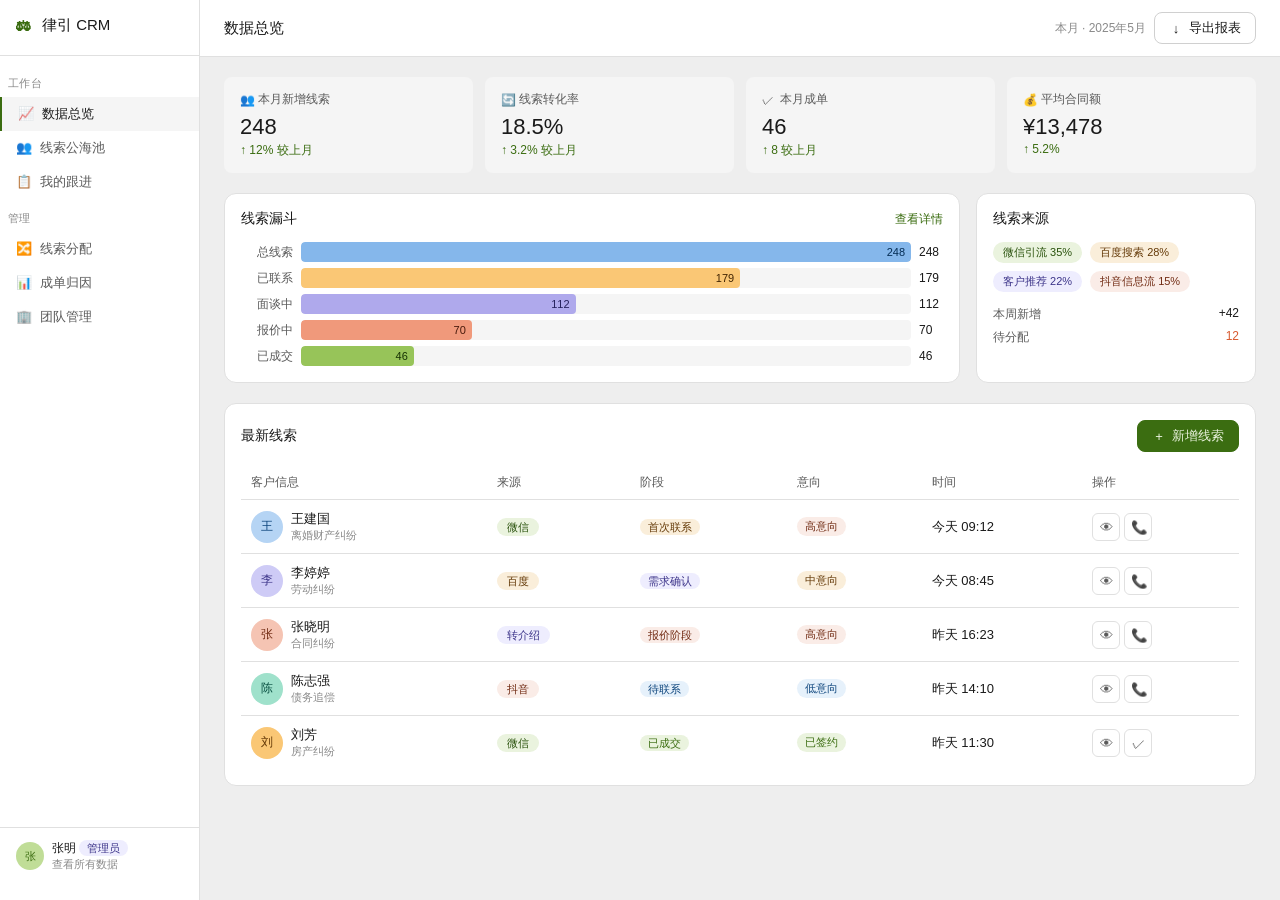
<file: legal_saas_crm_demo.html>
<!DOCTYPE html>
<html lang="zh-CN">
<head>
  <meta charset="UTF-8">
  <meta name="viewport" content="width=device-width, initial-scale=1.0">
  <title>律引 CRM - 数据总览</title>
  <style>
    :root {
      --color-text-primary: #1a1a1a;
      --color-text-secondary: #5a5a5a;
      --color-text-tertiary: #8a8a8a;
      --color-background-primary: #ffffff;
      --color-background-secondary: #f5f5f5;
      --color-background-tertiary: #eeeeee;
      --color-border-secondary: #d0d0d0;
      --color-border-tertiary: #e0e0e0;
      --border-radius-md: 8px;
      --border-radius-lg: 12px;
      --font-sans: -apple-system, BlinkMacSystemFont, 'Segoe UI', Roboto, 'Helvetica Neue', Arial, sans-serif;
    }
    *{box-sizing:border-box;margin:0;padding:0}
    body{font-family:var(--font-sans)}
    .app{display:flex;height:100vh;min-height:640px;background:var(--color-background-tertiary);font-size:14px}
    .sidebar{width:200px;flex-shrink:0;background:var(--color-background-primary);border-right:0.5px solid var(--color-border-tertiary);display:flex;flex-direction:column;padding:16px 0}
    .logo{padding:0 16px 20px;font-size:15px;font-weight:500;color:var(--color-text-primary);display:flex;align-items:center;gap:8px;border-bottom:0.5px solid var(--color-border-tertiary);margin-bottom:8px}
    .logo .icon{width:18px;height:18px;color:#3B6D11;font-weight:bold}
    .nav-section{padding:4px 8px;font-size:11px;color:var(--color-text-tertiary);letter-spacing:.04em;margin:8px 0 2px}
    .nav-item{display:flex;align-items:center;gap:8px;padding:8px 16px;cursor:pointer;color:var(--color-text-secondary);border-radius:0;transition:background .15s;font-size:13px}
    .nav-item:hover{background:var(--color-background-secondary);color:var(--color-text-primary)}
    .nav-item.active{background:var(--color-background-secondary);color:var(--color-text-primary);font-weight:500;border-left:2px solid #3B6D11}
    .nav-item .icon{width:16px;height:16px;color:inherit}
    .sidebar-bottom{margin-top:auto;padding:12px 16px;border-top:0.5px solid var(--color-border-tertiary)}
    .user-badge{display:flex;align-items:center;gap:8px;font-size:12px;color:var(--color-text-secondary)}
    .avatar{width:28px;height:28px;border-radius:50%;background:#C0DD97;display:flex;align-items:center;justify-content:center;font-size:11px;font-weight:500;color:#3B6D11;flex-shrink:0}
    .main{flex:1;overflow-y:auto;display:flex;flex-direction:column}
    .topbar{background:var(--color-background-primary);border-bottom:0.5px solid var(--color-border-tertiary);padding:12px 24px;display:flex;align-items:center;justify-content:space-between;flex-shrink:0}
    .topbar-title{font-size:15px;font-weight:500;color:var(--color-text-primary)}
    .topbar-actions{display:flex;gap:8px;align-items:center}
    .btn{display:inline-flex;align-items:center;gap:6px;padding:6px 14px;border:0.5px solid var(--color-border-secondary);border-radius:var(--border-radius-md);background:var(--color-background-primary);color:var(--color-text-primary);cursor:pointer;font-size:13px;transition:background .15s}
    .btn:hover{background:var(--color-background-secondary)}
    .btn-primary{background:#3B6D11;border-color:#3B6D11;color:#EAF3DE}
    .btn-primary:hover{background:#27500A;border-color:#27500A;color:#EAF3DE}
    .btn .icon{width:14px;height:14px}
    .content{padding:20px 24px;flex:1}
    .metrics{display:grid;grid-template-columns:repeat(4,1fr);gap:12px;margin-bottom:20px}
    .metric{background:var(--color-background-secondary);border-radius:var(--border-radius-md);padding:14px 16px}
    .metric-label{font-size:12px;color:var(--color-text-secondary);margin-bottom:6px;display:flex;align-items:center;gap:4px}
    .metric-label .icon{width:14px;height:14px}
    .metric-value{font-size:22px;font-weight:500;color:var(--color-text-primary)}
    .metric-sub{font-size:12px;color:var(--color-text-tertiary);margin-top:2px}
    .metric-up{color:#3B6D11}
    .metric-down{color:#A32D2D}
    .section-row{display:grid;grid-template-columns:1fr 280px;gap:16px;margin-bottom:20px}
    .panel{background:var(--color-background-primary);border:0.5px solid var(--color-border-tertiary);border-radius:var(--border-radius-lg);padding:16px}
    .panel-header{display:flex;align-items:center;justify-content:space-between;margin-bottom:14px}
    .panel-title{font-size:14px;font-weight:500;color:var(--color-text-primary)}
    .panel-link{font-size:12px;color:#3B6D11;cursor:pointer}
    .tabs{display:flex;gap:2px;background:var(--color-background-secondary);border-radius:var(--border-radius-md);padding:2px;margin-bottom:14px}
    .tab{flex:1;text-align:center;padding:5px 8px;border-radius:6px;cursor:pointer;font-size:12px;color:var(--color-text-secondary);transition:all .15s}
    .tab.active{background:var(--color-background-primary);color:var(--color-text-primary);font-weight:500;border:0.5px solid var(--color-border-tertiary)}
    .lead-row{display:flex;align-items:center;gap:10px;padding:10px 0;border-bottom:0.5px solid var(--color-border-tertiary);cursor:pointer;transition:background .15s}
    .lead-row:last-child{border-bottom:none}
    .lead-row:hover{background:var(--color-background-secondary);margin:0 -4px;padding-left:4px;padding-right:4px;border-radius:6px}
    .lead-avatar{width:32px;height:32px;border-radius:50%;display:flex;align-items:center;justify-content:center;font-size:12px;font-weight:500;flex-shrink:0}
    .la-blue{background:#B5D4F4;color:#0C447C}
    .la-purple{background:#CECBF6;color:#3C3489}
    .la-coral{background:#F5C4B3;color:#712B13}
    .la-teal{background:#9FE1CB;color:#085041}
    .la-amber{background:#FAC775;color:#633806}
    .lead-info{flex:1;min-width:0}
    .lead-name{font-size:13px;font-weight:500;color:var(--color-text-primary);white-space:nowrap;overflow:hidden;text-overflow:ellipsis}
    .lead-meta{font-size:11px;color:var(--color-text-tertiary);margin-top:1px}
    .tag{display:inline-flex;align-items:center;padding:2px 8px;border-radius:10px;font-size:11px;font-weight:500}
    .tag-hot{background:#FAECE7;color:#712B13}
    .tag-warm{background:#FAEEDA;color:#633806}
    .tag-cold{background:#E6F1FB;color:#0C447C}
    .tag-closed{background:#EAF3DE;color:#3B6D11}
    .stage-badge{font-size:11px;padding:2px 8px;border-radius:10px;background:var(--color-background-secondary);color:var(--color-text-secondary)}
    .stage-new{background:#E6F1FB;color:#0C447C}
    .stage-contact{background:#FAEEDA;color:#633806}
    .stage-followup{background:#EEEDFE;color:#3C3489}
    .stage-negotiate{background:#FAECE7;color:#712B13}
    .stage-closed{background:#EAF3DE;color:#3B6D11}
    .funnel-wrap{display:flex;flex-direction:column;gap:6px}
    .funnel-item{display:flex;align-items:center;gap:8px;font-size:12px}
    .funnel-bar-wrap{flex:1;height:20px;background:var(--color-background-secondary);border-radius:4px;overflow:hidden}
    .funnel-bar{height:100%;border-radius:4px;display:flex;align-items:center;justify-content:flex-end;padding-right:6px;font-size:11px;font-weight:500;transition:width .6s ease}
    .fb-blue{background:#85B7EB;color:#042C53}
    .fb-amber{background:#FAC775;color:#412402}
    .fb-purple{background:#AFA9EC;color:#26215C}
    .fb-coral{background:#F0997B;color:#4A1B0C}
    .fb-green{background:#97C459;color:#173404}
    .funnel-label{width:52px;color:var(--color-text-secondary);text-align:right}
    .funnel-count{width:24px;color:var(--color-text-primary);font-weight:500}
    .full-panel{background:var(--color-background-primary);border:0.5px solid var(--color-border-tertiary);border-radius:var(--border-radius-lg);padding:16px;margin-bottom:20px}
    .filter-bar{display:flex;gap:8px;align-items:center;margin-bottom:14px;flex-wrap:wrap}
    .filter-chip{padding:4px 12px;border-radius:20px;border:0.5px solid var(--color-border-secondary);font-size:12px;cursor:pointer;color:var(--color-text-secondary);background:var(--color-background-primary)}
    .filter-chip.active{background:#EAF3DE;border-color:#97C459;color:#3B6D11;font-weight:500}
    .table{width:100%;border-collapse:collapse;font-size:13px}
    .table th{text-align:left;padding:8px 10px;color:var(--color-text-secondary);font-weight:500;border-bottom:0.5px solid var(--color-border-tertiary);font-size:12px;white-space:nowrap}
    .table td{padding:10px 10px;border-bottom:0.5px solid var(--color-border-tertiary);color:var(--color-text-primary);vertical-align:middle}
    .table tr:last-child td{border-bottom:none}
    .table tr:hover td{background:var(--color-background-secondary)}
    .sales-chip{display:inline-flex;align-items:center;gap:4px;padding:3px 10px;border-radius:20px;background:var(--color-background-secondary);font-size:11px;color:var(--color-text-secondary)}
    .action-btns{display:flex;gap:4px}
    .icon-btn{width:28px;height:28px;border-radius:6px;border:0.5px solid var(--color-border-tertiary);background:var(--color-background-primary);display:flex;align-items:center;justify-content:center;cursor:pointer;color:var(--color-text-secondary)}
    .icon-btn:hover{background:var(--color-background-secondary);color:var(--color-text-primary)}
    .icon-btn .icon{width:14px;height:14px}
    .priority-dot{width:8px;height:8px;border-radius:50%;flex-shrink:0;display:inline-block}
    .dot-hot{background:#D85A30}
    .dot-warm{background:#BA7517}
    .dot-cold{background:#378ADD}
    .detail-overlay{position:absolute;top:0;right:0;bottom:0;width:340px;background:var(--color-background-primary);border-left:0.5px solid var(--color-border-tertiary);z-index:10;display:none;flex-direction:column;overflow-y:auto}
    .detail-overlay.open{display:flex}
    .main-wrap{position:relative;flex:1;overflow:hidden;display:flex;flex-direction:column}
    .detail-header{padding:16px;border-bottom:0.5px solid var(--color-border-tertiary);display:flex;align-items:flex-start;justify-content:space-between}
    .detail-body{padding:16px;flex:1}
    .detail-section{margin-bottom:16px}
    .detail-section-title{font-size:11px;color:var(--color-text-tertiary);text-transform:uppercase;letter-spacing:.04em;margin-bottom:8px}
    .info-grid{display:grid;grid-template-columns:1fr 1fr;gap:8px}
    .info-item label{font-size:11px;color:var(--color-text-tertiary);display:block;margin-bottom:2px}
    .info-item span{font-size:13px;color:var(--color-text-primary)}
    .timeline{display:flex;flex-direction:column;gap:10px}
    .tl-item{display:flex;gap:10px;align-items:flex-start}
    .tl-dot{width:8px;height:8px;border-radius:50%;background:#97C459;flex-shrink:0;margin-top:4px}
    .tl-dot-blue{background:#85B7EB}
    .tl-dot-amber{background:#FAC775}
    .tl-content{font-size:12px;color:var(--color-text-secondary)}
    .tl-time{font-size:11px;color:var(--color-text-tertiary);margin-top:2px}
    .sop-steps{display:flex;flex-direction:column;gap:6px}
    .sop-step{display:flex;align-items:center;gap:8px;padding:8px 10px;border-radius:var(--border-radius-md);border:0.5px solid var(--color-border-tertiary);font-size:12px}
    .sop-step.done{background:var(--color-background-secondary)}
    .sop-step.done .sop-icon{color:#3B6D11}
    .sop-step.active{border-color:#97C459;background:#EAF3DE}
    .sop-step.active .sop-icon{color:#3B6D11}
    .sop-step.pending{color:var(--color-text-tertiary)}
    .sop-icon{width:16px;height:16px;flex-shrink:0}
    .add-note{width:100%;padding:8px;border:0.5px solid var(--color-border-secondary);border-radius:var(--border-radius-md);background:var(--color-background-primary);color:var(--color-text-primary);font-size:13px;resize:none;height:60px;font-family:var(--font-sans)}
    .source-bar{display:flex;gap:8px;flex-wrap:wrap;margin-bottom:14px}
    .source-tag{padding:3px 10px;border-radius:20px;font-size:11px;font-weight:500}
    .src-wx{background:#EAF3DE;color:#27500A}
    .src-tb{background:#FAEEDA;color:#633806}
    .src-ref{background:#EEEDFE;color:#3C3489}
    .src-sem{background:#FAECE7;color:#712B13}
    .empty-hint{text-align:center;padding:40px 20px;color:var(--color-text-tertiary);font-size:13px}
    .role-badge{padding:2px 8px;border-radius:10px;font-size:11px;font-weight:500;background:#EEEDFE;color:#3C3489}
    .close-btn{width:28px;height:28px;border-radius:6px;border:none;background:var(--color-background-secondary);display:flex;align-items:center;justify-content:center;cursor:pointer;color:var(--color-text-secondary)}
    .close-btn:hover{background:var(--color-background-tertiary)}
    .icon-users::before{content:'👥'}
    .icon-refresh::before{content:'🔄'}
    .icon-check::before{content:'✓'}
    .icon-wallet::before{content:'💰'}
    .icon-download::before{content:'↓'}
    .icon-eye::before{content:'👁'}
    .icon-phone::before{content:'📞'}
    .icon-plus::before{content:'+'}
    .icon-filter::before{content:'🔍'}
    .icon-calendar::before{content:'📅'}
    .icon-message::before{content:'💬'}
    .icon-shuffle::before{content:'🔀'}
    .icon-chart::before{content:'📊'}
    .icon-building::before{content:'🏢'}
    .icon-clock::before{content:'⏱'}
    .icon-user-plus::before{content:'⊕'}
    .icon-file::before{content:'📄'}
    .icon-writing::before{content:'✏'}
    .icon-scale::before{content:'⚖'}
    .icon-dashboard::before{content:'📈'}
    .icon-artboard::before{content:'📋'}
  </style>
</head>
<body>
<div class="app">
  <div class="sidebar">
    <div class="logo"><span class="icon icon-scale"></span>律引 CRM</div>
    <div class="nav-section">工作台</div>
    <div class="nav-item active" onclick="showPage('dashboard')"><span class="icon icon-dashboard"></span>数据总览</div>
    <div class="nav-item" onclick="showPage('leads')"><span class="icon icon-users"></span>线索公海池</div>
    <div class="nav-item" onclick="showPage('pipeline')"><span class="icon icon-artboard"></span>我的跟进</div>
    <div class="nav-section">管理</div>
    <div class="nav-item" onclick="showPage('assign')"><span class="icon icon-shuffle"></span>线索分配</div>
    <div class="nav-item" onclick="showPage('report')"><span class="icon icon-chart"></span>成单归因</div>
    <div class="nav-item" onclick="showPage('team')"><span class="icon icon-building"></span>团队管理</div>
    <div class="sidebar-bottom">
      <div class="user-badge"><div class="avatar">张</div><div><div style="font-size:12px;color:var(--color-text-primary)">张明 <span class="role-badge">管理员</span></div><div style="font-size:11px;color:var(--color-text-tertiary)">查看所有数据</div></div></div>
    </div>
  </div>

  <div class="main-wrap">
    <div id="page-dashboard" class="main">
      <div class="topbar"><div class="topbar-title">数据总览</div><div class="topbar-actions"><span style="font-size:12px;color:var(--color-text-tertiary)">本月 · 2025年5月</span><button class="btn"><span class="icon icon-download"></span>导出报表</button></div></div>
      <div class="content">
        <div class="metrics">
          <div class="metric"><div class="metric-label"><span class="icon icon-users"></span>本月新增线索</div><div class="metric-value">248</div><div class="metric-sub metric-up">↑ 12% 较上月</div></div>
          <div class="metric"><div class="metric-label"><span class="icon icon-refresh"></span>线索转化率</div><div class="metric-value">18.5%</div><div class="metric-sub metric-up">↑ 3.2% 较上月</div></div>
          <div class="metric"><div class="metric-label"><span class="icon icon-check"></span>本月成单</div><div class="metric-value">46</div><div class="metric-sub metric-up">↑ 8 较上月</div></div>
          <div class="metric"><div class="metric-label"><span class="icon icon-wallet"></span>平均合同额</div><div class="metric-value">¥13,478</div><div class="metric-sub metric-up">↑ 5.2%</div></div>
        </div>
        <div class="section-row">
          <div class="panel">
            <div class="panel-header"><div class="panel-title">线索漏斗</div><div class="panel-link">查看详情</div></div>
            <div class="funnel-wrap">
              <div class="funnel-item"><div class="funnel-label">总线索</div><div class="funnel-bar-wrap"><div class="funnel-bar fb-blue" style="width:100%">248</div></div><div class="funnel-count">248</div></div>
              <div class="funnel-item"><div class="funnel-label">已联系</div><div class="funnel-bar-wrap"><div class="funnel-bar fb-amber" style="width:72%">179</div></div><div class="funnel-count">179</div></div>
              <div class="funnel-item"><div class="funnel-label">面谈中</div><div class="funnel-bar-wrap"><div class="funnel-bar fb-purple" style="width:45%">112</div></div><div class="funnel-count">112</div></div>
              <div class="funnel-item"><div class="funnel-label">报价中</div><div class="funnel-bar-wrap"><div class="funnel-bar fb-coral" style="width:28%">70</div></div><div class="funnel-count">70</div></div>
              <div class="funnel-item"><div class="funnel-label">已成交</div><div class="funnel-bar-wrap"><div class="funnel-bar fb-green" style="width:18.5%">46</div></div><div class="funnel-count">46</div></div>
            </div>
          </div>
          <div class="panel">
            <div class="panel-header"><div class="panel-title">线索来源</div></div>
            <div class="source-bar">
              <span class="source-tag src-wx">微信引流 35%</span>
              <span class="source-tag src-tb">百度搜索 28%</span>
              <span class="source-tag src-ref">客户推荐 22%</span>
              <span class="source-tag src-sem">抖音信息流 15%</span>
            </div>
            <div style="margin-top:12px;">
              <div style="display:flex;justify-content:space-between;font-size:12px;margin-bottom:6px"><span style="color:var(--color-text-secondary)">本周新增</span><span style="color:var(--color-text-primary);font-weight:500">+42</span></div>
              <div style="display:flex;justify-content:space-between;font-size:12px"><span style="color:var(--color-text-secondary)">待分配</span><span style="color:#D85A30;font-weight:500">12</span></div>
            </div>
          </div>
        </div>
        <div class="full-panel">
          <div class="panel-header"><div class="panel-title">最新线索</div><button class="btn btn-primary"><span class="icon icon-plus"></span>新增线索</button></div>
          <table class="table">
            <thead><tr><th>客户信息</th><th>来源</th><th>阶段</th><th>意向</th><th>时间</th><th>操作</th></tr></thead>
            <tbody>
              <tr><td><div style="display:flex;align-items:center;gap:8px"><div class="lead-avatar la-blue">王</div><div><div style="font-weight:500">王建国</div><div style="font-size:11px;color:var(--color-text-tertiary)">离婚财产纠纷</div></div></div></td><td><span class="source-tag src-wx">微信</span></td><td><span class="stage-badge stage-contact">首次联系</span></td><td><span class="tag tag-hot">高意向</span></td><td>今天 09:12</td><td><div class="action-btns"><button class="icon-btn" onclick="openDetail('王建国')"><span class="icon icon-eye"></span></button><button class="icon-btn"><span class="icon icon-phone"></span></button></div></td></tr>
              <tr><td><div style="display:flex;align-items:center;gap:8px"><div class="lead-avatar la-purple">李</div><div><div style="font-weight:500">李婷婷</div><div style="font-size:11px;color:var(--color-text-tertiary)">劳动纠纷</div></div></div></td><td><span class="source-tag src-tb">百度</span></td><td><span class="stage-badge stage-followup">需求确认</span></td><td><span class="tag tag-warm">中意向</span></td><td>今天 08:45</td><td><div class="action-btns"><button class="icon-btn" onclick="openDetail('李婷婷')"><span class="icon icon-eye"></span></button><button class="icon-btn"><span class="icon icon-phone"></span></button></div></td></tr>
              <tr><td><div style="display:flex;align-items:center;gap:8px"><div class="lead-avatar la-coral">张</div><div><div style="font-weight:500">张晓明</div><div style="font-size:11px;color:var(--color-text-tertiary)">合同纠纷</div></div></div></td><td><span class="source-tag src-ref">转介绍</span></td><td><span class="stage-badge stage-negotiate">报价阶段</span></td><td><span class="tag tag-hot">高意向</span></td><td>昨天 16:23</td><td><div class="action-btns"><button class="icon-btn" onclick="openDetail('张晓明')"><span class="icon icon-eye"></span></button><button class="icon-btn"><span class="icon icon-phone"></span></button></div></td></tr>
              <tr><td><div style="display:flex;align-items:center;gap:8px"><div class="lead-avatar la-teal">陈</div><div><div style="font-weight:500">陈志强</div><div style="font-size:11px;color:var(--color-text-tertiary)">债务追偿</div></div></div></td><td><span class="source-tag src-sem">抖音</span></td><td><span class="stage-badge stage-new">待联系</span></td><td><span class="tag tag-cold">低意向</span></td><td>昨天 14:10</td><td><div class="action-btns"><button class="icon-btn" onclick="openDetail('陈志强')"><span class="icon icon-eye"></span></button><button class="icon-btn"><span class="icon icon-phone"></span></button></div></td></tr>
              <tr><td><div style="display:flex;align-items:center;gap:8px"><div class="lead-avatar la-amber">刘</div><div><div style="font-weight:500">刘芳</div><div style="font-size:11px;color:var(--color-text-tertiary)">房产纠纷</div></div></div></td><td><span class="source-tag src-wx">微信</span></td><td><span class="stage-badge stage-closed">已成交</span></td><td><span class="tag tag-closed">已签约</span></td><td>昨天 11:30</td><td><div class="action-btns"><button class="icon-btn" onclick="openDetail('刘芳')"><span class="icon icon-eye"></span></button><button class="icon-btn"><span class="icon icon-check"></span></button></div></td></tr>
            </tbody>
          </table>
        </div>
      </div>
    </div>

    <div id="page-leads" class="main" style="display:none">
      <div class="topbar"><div class="topbar-title">线索公海池</div><div class="topbar-actions"><button class="btn"><span class="icon icon-filter"></span>筛选</button><button class="btn btn-primary"><span class="icon icon-plus"></span>导入线索</button></div></div>
      <div class="content">
        <div class="filter-bar">
          <div class="filter-chip active" onclick="filterLeads('all')">全部</div>
          <div class="filter-chip" onclick="filterLeads('hot')">高意向</div>
          <div class="filter-chip" onclick="filterLeads('warm')">中意向</div>
          <div class="filter-chip" onclick="filterLeads('cold')">低意向</div>
          <div class="filter-chip" onclick="filterLeads('unassigned')">待分配</div>
        </div>
        <div class="full-panel">
          <table class="table">
            <thead><tr><th>客户</th><th>案由</th><th>来源</th><th>优先级</th><th>创建时间</th><th>状态</th><th>操作</th></tr></thead>
            <tbody>
              <tr><td><div style="display:flex;align-items:center;gap:8px"><div class="lead-avatar la-blue">王</div><span>王建国</span></div></td><td>离婚财产纠纷</td><td><span class="source-tag src-wx">微信</span></td><td><span class="priority-dot dot-hot"></span> 高</td><td>今天 09:12</td><td><span style="color:#3B6D11">已分配</span></td><td><div class="action-btns"><button class="icon-btn"><span class="icon icon-eye"></span></button><button class="icon-btn"><span class="icon icon-user-plus"></span></button></div></td></tr>
              <tr><td><div style="display:flex;align-items:center;gap:8px"><div class="lead-avatar la-purple">李</div><span>李婷婷</span></div></td><td>劳动纠纷</td><td><span class="source-tag src-tb">百度</span></td><td><span class="priority-dot dot-warm"></span> 中</td><td>今天 08:45</td><td><span style="color:#BA7517">待分配</span></td><td><div class="action-btns"><button class="icon-btn"><span class="icon icon-eye"></span></button><button class="icon-btn"><span class="icon icon-user-plus"></span></button></div></td></tr>
              <tr><td><div style="display:flex;align-items:center;gap:8px"><div class="lead-avatar la-coral">张</div><span>张晓明</span></div></td><td>合同纠纷</td><td><span class="source-tag src-ref">转介绍</span></td><td><span class="priority-dot dot-hot"></span> 高</td><td>昨天 16:23</td><td><span style="color:#3B6D11">已分配</span></td><td><div class="action-btns"><button class="icon-btn"><span class="icon icon-eye"></span></button><button class="icon-btn"><span class="icon icon-user-plus"></span></button></div></td></tr>
              <tr><td><div style="display:flex;align-items:center;gap:8px"><div class="lead-avatar la-teal">陈</div><span>陈志强</span></div></td><td>债务追偿</td><td><span class="source-tag src-sem">抖音</span></td><td><span class="priority-dot dot-cold"></span> 低</td><td>昨天 14:10</td><td><span style="color:#BA7517">待分配</span></td><td><div class="action-btns"><button class="icon-btn"><span class="icon icon-eye"></span></button><button class="icon-btn"><span class="icon icon-user-plus"></span></button></div></td></tr>
              <tr><td><div style="display:flex;align-items:center;gap:8px"><div class="lead-avatar la-amber">赵</div><span>赵伟</span></div></td><td>股权纠纷</td><td><span class="source-tag src-wx">微信</span></td><td><span class="priority-dot dot-warm"></span> 中</td><td>昨天 10:20</td><td><span style="color:#3B6D11">已分配</span></td><td><div class="action-btns"><button class="icon-btn"><span class="icon icon-eye"></span></button><button class="icon-btn"><span class="icon icon-user-plus"></span></button></div></td></tr>
              <tr><td><div style="display:flex;align-items:center;gap:8px"><div class="lead-avatar la-blue">孙</div><span>孙丽华</span></div></td><td>知识产权</td><td><span class="source-tag src-tb">百度</span></td><td><span class="priority-dot dot-cold"></span> 低</td><td>前天 15:45</td><td><span style="color:#BA7517">待分配</span></td><td><div class="action-btns"><button class="icon-btn"><span class="icon icon-eye"></span></button><button class="icon-btn"><span class="icon icon-user-plus"></span></button></div></td></tr>
            </tbody>
          </table>
        </div>
      </div>
    </div>

    <div id="page-pipeline" class="main" style="display:none">
      <div class="topbar"><div class="topbar-title">我的跟进</div><div class="topbar-actions"><button class="btn"><span class="icon icon-calendar"></span>今日待办</button><button class="btn btn-primary"><span class="icon icon-message"></span>批量跟进</button></div></div>
      <div class="content">
        <div class="section-row">
          <div class="panel">
            <div class="panel-header"><div class="panel-title">线索列表</div><div class="panel-link">查看全部</div></div>
            <div style="padding:0 4px">
              <div class="lead-row" onclick="openDetail('王建国')"><div class="lead-avatar la-blue">王</div><div class="lead-info"><div class="lead-name">王建国</div><div class="lead-meta">离婚财产纠纷 · 今天 09:12</div></div><span class="stage-badge stage-contact">首次联系</span><span class="tag tag-hot">高意向</span></div>
              <div class="lead-row" onclick="openDetail('张晓明')"><div class="lead-avatar la-coral">张</div><div class="lead-info"><div class="lead-name">张晓明</div><div class="lead-meta">合同纠纷 · 昨天 16:23</div></div><span class="stage-badge stage-negotiate">报价阶段</span><span class="tag tag-hot">高意向</span></div>
              <div class="lead-row" onclick="openDetail('赵伟')"><div class="lead-avatar la-amber">赵</div><div class="lead-info"><div class="lead-name">赵伟</div><div class="lead-meta">股权纠纷 · 昨天 10:20</div></div><span class="stage-badge stage-followup">需求确认</span><span class="tag tag-warm">中意向</span></div>
              <div class="lead-row" onclick="openDetail('刘芳')"><div class="lead-avatar la-teal">刘</div><div class="lead-info"><div class="lead-name">刘芳</div><div class="lead-meta">房产纠纷 · 3天前</div></div><span class="stage-badge stage-closed">已成交</span><span class="tag tag-closed">已签约</span></div>
            </div>
          </div>
          <div class="panel">
            <div class="panel-header"><div class="panel-title">本月指标</div></div>
            <div style="display:grid;grid-template-columns:repeat(2,1fr);gap:10px">
              <div style="background:var(--color-background-secondary);border-radius:var(--border-radius-md);padding:10px"><div style="font-size:11px;color:var(--color-text-tertiary)">负责线索</div><div style="font-size:18px;font-weight:500;color:var(--color-text-primary)">33</div></div>
              <div style="background:var(--color-background-secondary);border-radius:var(--border-radius-md);padding:10px"><div style="font-size:11px;color:var(--color-text-tertiary)">本月成单</div><div style="font-size:18px;font-weight:500;color:#3B6D11">14</div></div>
              <div style="background:var(--color-background-secondary);border-radius:var(--border-radius-md);padding:10px"><div style="font-size:11px;color:var(--color-text-tertiary)">转化率</div><div style="font-size:18px;font-weight:500;color:var(--color-text-primary)">28%</div></div>
              <div style="background:var(--color-background-secondary);border-radius:var(--border-radius-md);padding:10px"><div style="font-size:11px;color:var(--color-text-tertiary)">客单价</div><div style="font-size:18px;font-weight:500;color:var(--color-text-primary)">¥15,600</div></div>
            </div>
            <div style="margin-top:12px;padding-top:12px;border-top:0.5px solid var(--color-border-tertiary)">
              <div style="font-size:11px;color:var(--color-text-tertiary);margin-bottom:8px">本周待跟进</div>
              <div style="display:flex;align-items:center;gap:8px;padding:6px 8px;background:#EAF3DE;border-radius:6px;font-size:12px"><span class="icon icon-clock" style="color:#3B6D11"></span><span style="color:var(--color-text-primary)">王建国 · 发送案件分析资料</span></div>
            </div>
          </div>
        </div>
        <div class="full-panel">
          <div class="panel-header"><div class="panel-title">跟进记录</div></div>
          <div class="timeline">
            <div class="tl-item"><div class="tl-dot"></div><div><div class="tl-content">王建国 — 已发送案件分析资料，客户表示需要时间考虑</div><div class="tl-time">今天 10:30 · 赵磊</div></div></div>
            <div class="tl-item"><div class="tl-dot tl-dot-blue"></div><div><div class="tl-content">张晓明 — 报价方案已发送，等待客户回复</div><div class="tl-time">昨天 16:45 · 赵磊</div></div></div>
            <div class="tl-item"><div class="tl-dot tl-dot-amber"></div><div><div class="tl-content">赵伟 — 电话沟通了解股权结构细节</div><div class="tl-time">昨天 11:20 · 赵磊</div></div></div>
            <div class="tl-item"><div class="tl-dot"></div><div><div class="tl-content">刘芳 — 签约完成，合同已归档</div><div class="tl-time">3天前 · 赵磊</div></div></div>
          </div>
        </div>
      </div>
    </div>

    <div id="page-assign" class="main" style="display:none">
      <div class="topbar"><div class="topbar-title">线索分配</div><div class="topbar-actions"><button class="btn"><span class="icon icon-filter"></span>筛选</button><button class="btn btn-primary"><span class="icon icon-shuffle"></span>智能分配</button></div></div>
      <div class="content">
        <div class="section-row">
          <div class="panel">
            <div class="panel-header"><div class="panel-title">待分配线索</div><div style="font-size:12px;color:#D85A30">12条</div></div>
            <div style="padding:0 4px">
              <div class="lead-row"><div class="lead-avatar la-purple">李</div><div class="lead-info"><div class="lead-name">李婷婷</div><div class="lead-meta">劳动纠纷 · 百度 · 今天 08:45</div></div><span class="tag tag-warm">中意向</span></div>
              <div class="lead-row"><div class="lead-avatar la-teal">陈</div><div class="lead-info"><div class="lead-name">陈志强</div><div class="lead-meta">债务追偿 · 抖音 · 昨天 14:10</div></div><span class="tag tag-cold">低意向</span></div>
              <div class="lead-row"><div class="lead-avatar la-blue">孙</div><div class="lead-info"><div class="lead-name">孙丽华</div><div class="lead-meta">知识产权 · 百度 · 前天 15:45</div></div><span class="tag tag-cold">低意向</span></div>
            </div>
          </div>
          <div class="panel">
            <div class="panel-header"><div class="panel-title">团队成员</div></div>
            <div style="display:flex;flex-direction:column;gap:8px">
              <div style="display:flex;align-items:center;justify-content:space-between;padding:8px;border-radius:8px;background:var(--color-background-secondary)">
                <div style="display:flex;align-items:center;gap:8px"><div class="avatar" style="background:#9FE1CB;color:#085041">赵</div><div><div style="font-size:13px;font-weight:500">赵磊</div><div style="font-size:11px;color:var(--color-text-tertiary)">高级律师</div></div></div>
                <div style="text-align:right"><div style="font-size:14px;font-weight:500;color:#3B6D11">14</div><div style="font-size:11px;color:var(--color-text-tertiary)">本月成单</div></div>
              </div>
              <div style="display:flex;align-items:center;justify-content:space-between;padding:8px;border-radius:8px;background:var(--color-background-secondary)">
                <div style="display:flex;align-items:center;gap:8px"><div class="avatar" style="background:#CECBF6;color:#3C3489">钱</div><div><div style="font-size:13px;font-weight:500">钱芳</div><div style="font-size:11px;color:var(--color-text-tertiary)">资深律师</div></div></div>
                <div style="text-align:right"><div style="font-size:14px;font-weight:500;color:#3B6D11">11</div><div style="font-size:11px;color:var(--color-text-tertiary)">本月成单</div></div>
              </div>
              <div style="display:flex;align-items:center;justify-content:space-between;padding:8px;border-radius:8px;background:var(--color-background-secondary)">
                <div style="display:flex;align-items:center;gap:8px"><div class="avatar" style="background:#F5C4B3;color:#712B13">孙</div><div><div style="font-size:13px;font-weight:500">孙伟</div><div style="font-size:11px;color:var(--color-text-tertiary)">律师</div></div></div>
                <div style="text-align:right"><div style="font-size:14px;font-weight:500;color:#3B6D11">8</div><div style="font-size:11px;color:var(--color-text-tertiary)">本月成单</div></div>
              </div>
            </div>
          </div>
        </div>
      </div>
    </div>

    <div id="page-report" class="main" style="display:none">
      <div class="topbar"><div class="topbar-title">成单归因</div><div class="topbar-actions"><span style="font-size:12px;color:var(--color-text-tertiary)">本月 · 2025年5月</span><button class="btn"><span class="icon icon-download"></span>导出报表</button></div></div>
      <div class="content">
        <div class="metrics">
          <div class="metric"><div class="metric-label">总成交</div><div class="metric-value">46</div><div class="metric-sub metric-up">↑ 8 较上月</div></div>
          <div class="metric"><div class="metric-label">总营收</div><div class="metric-value">¥620K</div><div class="metric-sub metric-up">↑ 18% 较上月</div></div>
          <div class="metric"><div class="metric-label">客单价</div><div class="metric-value">¥13,478</div><div class="metric-sub metric-up">↑ 5.2%</div></div>
          <div class="metric"><div class="metric-label">转化周期</div><div class="metric-value">18天</div><div class="metric-sub metric-down">↓ 3天 较上月</div></div>
        </div>
        <div class="section-row">
          <div class="panel">
            <div class="panel-header"><div class="panel-title">成单来源分布</div></div>
            <div style="display:flex;flex-direction:column;gap:8px">
              <div><div style="display:flex;justify-content:space-between;font-size:12px;margin-bottom:4px"><span>微信引流</span><span style="font-weight:500">38%</span></div><div style="height:16px;background:var(--color-background-secondary);border-radius:8px"><div style="width:38%;height:100%;background:#97C459;border-radius:8px"></div></div></div>
              <div><div style="display:flex;justify-content:space-between;font-size:12px;margin-bottom:4px"><span>百度搜索</span><span style="font-weight:500">28%</span></div><div style="height:16px;background:var(--color-background-secondary);border-radius:8px"><div style="width:28%;height:100%;background:#85B7EB;border-radius:8px"></div></div></div>
              <div><div style="display:flex;justify-content:space-between;font-size:12px;margin-bottom:4px"><span>客户推荐</span><span style="font-weight:500">22%</span></div><div style="height:16px;background:var(--color-background-secondary);border-radius:8px"><div style="width:22%;height:100%;background:#AFA9EC;border-radius:8px"></div></div></div>
              <div><div style="display:flex;justify-content:space-between;font-size:12px;margin-bottom:4px"><span>抖音信息流</span><span style="font-weight:500">12%</span></div><div style="height:16px;background:var(--color-background-secondary);border-radius:8px"><div style="width:12%;height:100%;background:#F0997B;border-radius:8px"></div></div></div>
            </div>
          </div>
          <div class="panel">
            <div class="panel-header"><div class="panel-title">Top 成单律师</div></div>
            <div style="display:flex;flex-direction:column;gap:6px">
              <div style="display:flex;align-items:center;gap:8px;padding:8px;background:#EAF3DE;border-radius:8px"><div style="width:24px;height:24px;border-radius:50%;background:#97C459;color:#173404;display:flex;align-items:center;justify-content:center;font-size:11px;font-weight:500">1</div><div style="flex:1"><div style="font-size:13px;font-weight:500">赵磊</div><div style="font-size:11px;color:var(--color-text-tertiary)">高级律师</div></div><div style="font-size:16px;font-weight:500;color:#3B6D11">14</div></div>
              <div style="display:flex;align-items:center;gap:8px;padding:8px;border-radius:8px"><div style="width:24px;height:24px;border-radius:50%;background:#85B7EB;color:#042C53;display:flex;align-items:center;justify-content:center;font-size:11px;font-weight:500">2</div><div style="flex:1"><div style="font-size:13px;font-weight:500">钱芳</div><div style="font-size:11px;color:var(--color-text-tertiary)">资深律师</div></div><div style="font-size:16px;font-weight:500">11</div></div>
              <div style="display:flex;align-items:center;gap:8px;padding:8px;border-radius:8px"><div style="width:24px;height:24px;border-radius:50%;background:#FAC775;color:#412402;display:flex;align-items:center;justify-content:center;font-size:11px;font-weight:500">3</div><div style="flex:1"><div style="font-size:13px;font-weight:500">孙伟</div><div style="font-size:11px;color:var(--color-text-tertiary)">律师</div></div><div style="font-size:16px;font-weight:500">8</div></div>
            </div>
          </div>
        </div>
      </div>
    </div>

    <div id="page-team" class="main" style="display:none">
      <div class="topbar"><div class="topbar-title">团队管理</div><div class="topbar-actions"><button class="btn"><span class="icon icon-filter"></span>筛选</button><button class="btn btn-primary"><span class="icon icon-plus"></span>邀请成员</button></div></div>
      <div class="content">
        <div class="full-panel">
          <table class="table">
            <thead><tr><th>成员</th><th>角色</th><th>负责线索</th><th>本月成单</th><th>转化率</th><th>入职时间</th></tr></thead>
            <tbody>
              <tr><td><div style="display:flex;align-items:center;gap:8px"><div class="avatar">张</div><div><div style="font-weight:500">张明</div><div style="font-size:11px;color:var(--color-text-tertiary)">zhangming@lawfirm.com</div></div></div></td><td><span class="role-badge">管理员</span></td><td>45</td><td><span style="color:#3B6D11">18</span></td><td>28%</td><td>2023-03-15</td></tr>
              <tr><td><div style="display:flex;align-items:center;gap:8px"><div class="avatar" style="background:#9FE1CB;color:#085041">赵</div><div><div style="font-weight:500">赵磊</div><div style="font-size:11px;color:var(--color-text-tertiary)">zhaolei@lawfirm.com</div></div></div></td><td><span class="role-badge">高级律师</span></td><td>33</td><td><span style="color:#3B6D11">14</span></td><td>28%</td><td>2023-06-20</td></tr>
              <tr><td><div style="display:flex;align-items:center;gap:8px"><div class="avatar" style="background:#CECBF6;color:#3C3489">钱</div><div><div style="font-weight:500">钱芳</div><div style="font-size:11px;color:var(--color-text-tertiary)">qianfang@lawfirm.com</div></div></div></td><td><span class="role-badge">资深律师</span></td><td>28</td><td><span style="color:#3B6D11">11</span></td><td>25%</td><td>2023-09-10</td></tr>
              <tr><td><div style="display:flex;align-items:center;gap:8px"><div class="avatar" style="background:#F5C4B3;color:#712B13">孙</div><div><div style="font-weight:500">孙伟</div><div style="font-size:11px;color:var(--color-text-tertiary)">sunwei@lawfirm.com</div></div></div></td><td><span class="role-badge">律师</span></td><td>22</td><td><span style="color:#3B6D11">8</span></td><td>22%</td><td>2024-01-15</td></tr>
              <tr><td><div style="display:flex;align-items:center;gap:8px"><div class="avatar" style="background:#FAC775;color:#633806">李</div><div><div style="font-weight:500">李娜</div><div style="font-size:11px;color:var(--color-text-tertiary)">lina@lawfirm.com</div></div></div></td><td><span class="role-badge">律师</span></td><td>18</td><td><span style="color:#3B6D11">5</span></td><td>18%</td><td>2024-05-20</td></tr>
            </tbody>
          </table>
        </div>
      </div>
    </div>

    <div id="detail-panel" class="detail-overlay">
      <div class="detail-header"><div><div id="detail-name" style="font-size:15px;font-weight:500;color:var(--color-text-primary)">王建国</div><div style="font-size:11px;color:var(--color-text-tertiary)">离婚财产纠纷 · 高意向</div></div><button class="close-btn" onclick="closeDetail()">×</button></div>
      <div class="detail-body">
        <div class="detail-section">
          <div class="detail-section-title">基本信息</div>
          <div class="info-grid">
            <div class="info-item"><label>客户姓名</label><span>王建国</span></div>
            <div class="info-item"><label>联系电话</label><span>138****5678</span></div>
            <div class="info-item"><label>来源渠道</label><span>微信引流</span></div>
            <div class="info-item"><label>创建时间</label><span>2025-05-11 09:12</span></div>
            <div class="info-item"><label>当前阶段</label><span>首次联系</span></div>
            <div class="info-item"><label>负责律师</label><span>赵磊</span></div>
          </div>
        </div>
        <div class="detail-section">
          <div class="detail-section-title">案件详情</div>
          <div style="font-size:13px;color:var(--color-text-secondary);line-height:1.6">客户因夫妻感情破裂，涉及离婚财产分割。配偶名下有房产2套，存款若干，双方育有一子。客户希望争取孩子抚养权及合理的财产分割。</div>
        </div>
        <div class="detail-section">
          <div class="detail-section-title">SOP进度</div>
          <div class="sop-steps">
            <div class="sop-step done"><span class="sop-icon icon-check"></span><span>线索录入</span></div>
            <div class="sop-step done"><span class="sop-icon icon-phone"></span><span>首次电话沟通</span></div>
            <div class="sop-step active"><span class="sop-icon icon-file"></span><span>案件分析评估</span></div>
            <div class="sop-step pending"><span class="sop-icon icon-file"></span><span>出具服务方案报价</span></div>
            <div class="sop-step pending"><span class="sop-icon icon-writing"></span><span>签约成单</span></div>
          </div>
        </div>
        <div class="detail-section">
          <div class="detail-section-title">跟进记录</div>
          <div class="timeline">
            <div class="tl-item"><div class="tl-dot"></div><div><div class="tl-content">首次通话 — 客户表示急于处理离婚财产，配偶名下有房产2套，意向强烈</div><div class="tl-time">今天 09:15 · 赵磊</div></div></div>
            <div class="tl-item"><div class="tl-dot tl-dot-blue"></div><div><div class="tl-content">已加微信，发送了事务所介绍和成功案例</div><div class="tl-time">今天 09:28 · 赵磊</div></div></div>
            <div class="tl-item"><div class="tl-dot tl-dot-amber"></div><div><div class="tl-content">客户询问代理费用区间，回复¥28000-45000，待进一步了解案情</div><div class="tl-time">今天 10:05 · 赵磊</div></div></div>
          </div>
        </div>
        <div class="detail-section">
          <div class="detail-section-title">添加跟进记录</div>
          <textarea class="add-note" placeholder="记录本次跟进内容..."></textarea>
          <div style="display:flex;gap:6px;margin-top:8px">
            <button class="btn btn-primary" style="font-size:12px;flex:1">保存记录</button>
            <button class="btn" style="font-size:12px">下次跟进提醒</button>
          </div>
        </div>
      </div>
    </div>
  </div>
</div>

<script>
function showPage(name){
  document.querySelectorAll('.main').forEach(p=>p.style.display='none');
  document.getElementById('page-'+name).style.display='flex';
  document.querySelectorAll('.nav-item').forEach(n=>n.classList.remove('active'));
  const map={dashboard:0,leads:1,pipeline:2,assign:3,report:4,team:5};
  const items=document.querySelectorAll('.nav-item');
  if(map[name]!==undefined)items[map[name]].classList.add('active');
  closeDetail();
}
function openDetail(name){
  const d=document.getElementById('detail-panel');
  d.classList.add('open');
  if(name)document.getElementById('detail-name').textContent=name;
}
function closeDetail(){
  document.getElementById('detail-panel').classList.remove('open');
}
function filterLeads(type){
  document.querySelectorAll('.filter-chip').forEach(c=>c.classList.remove('active'));
  event.target.classList.add('active');
}
</script>
</body>
</html>
</file>
